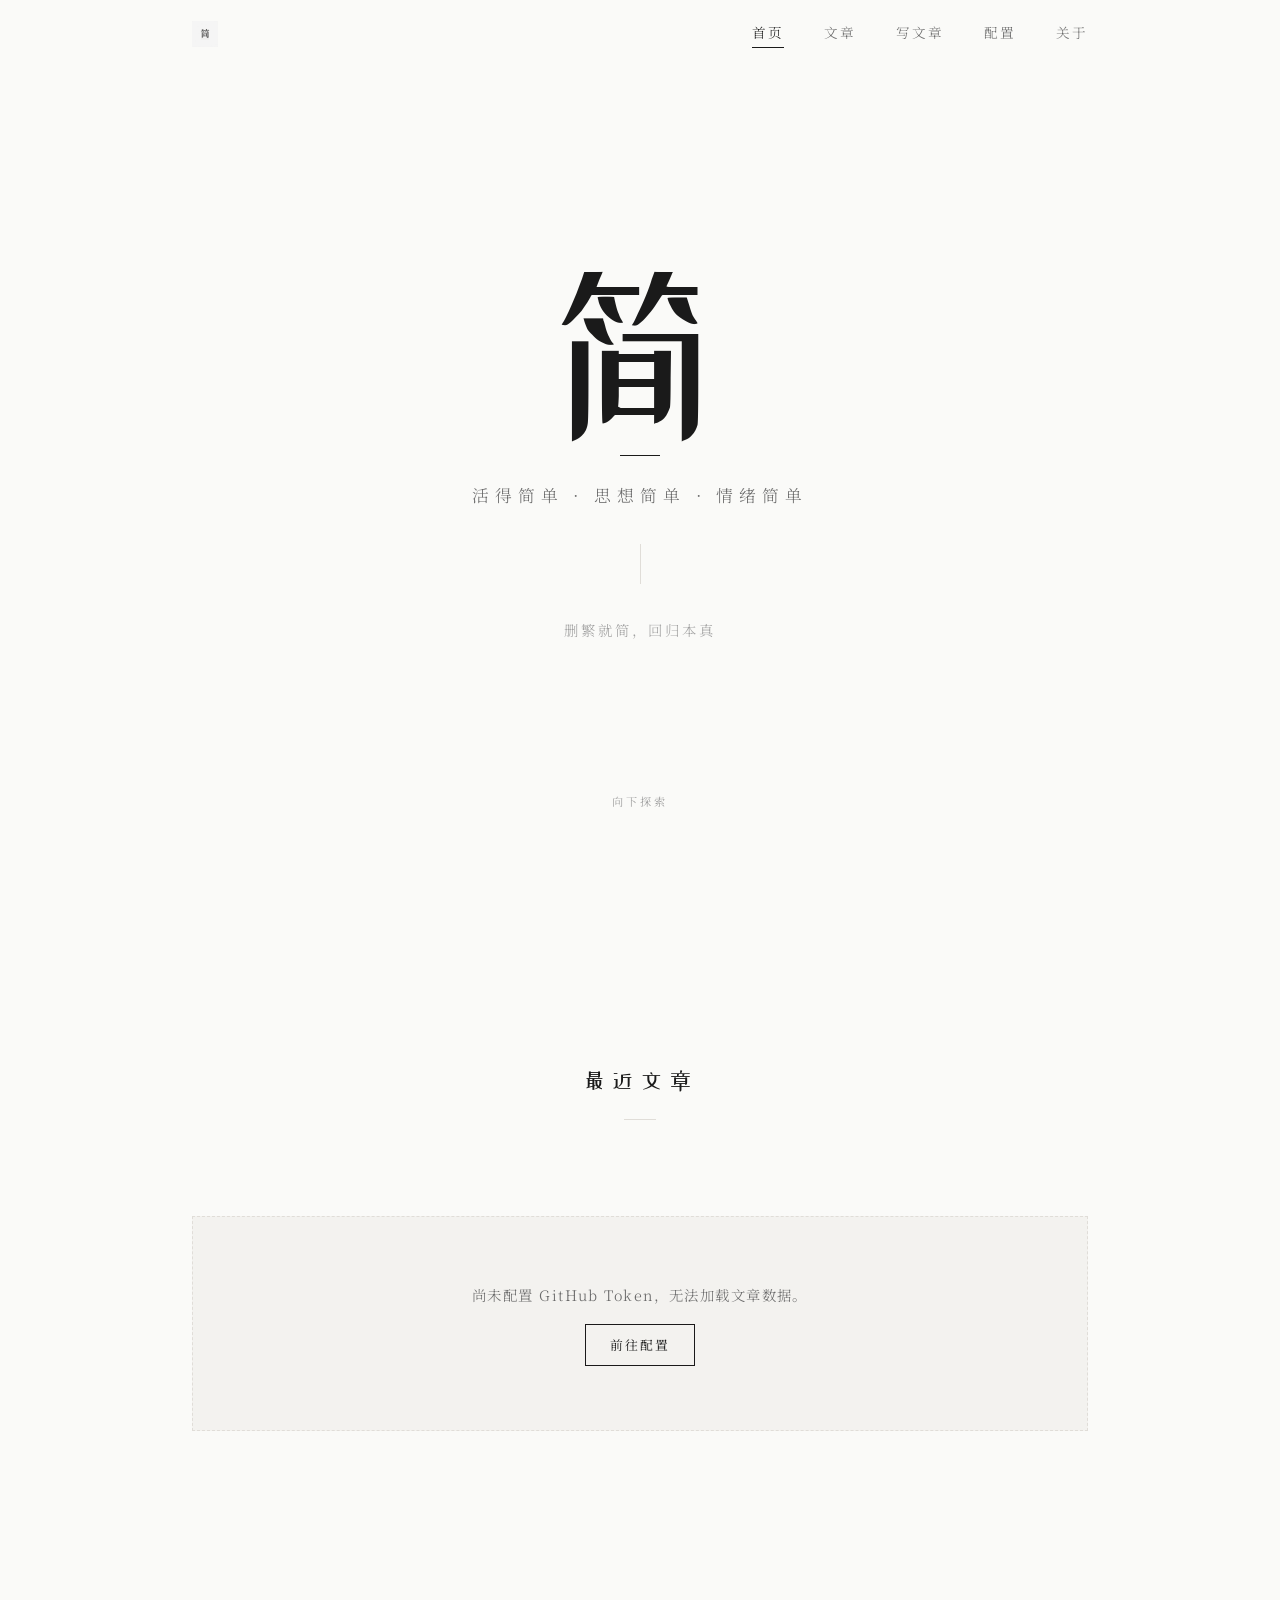
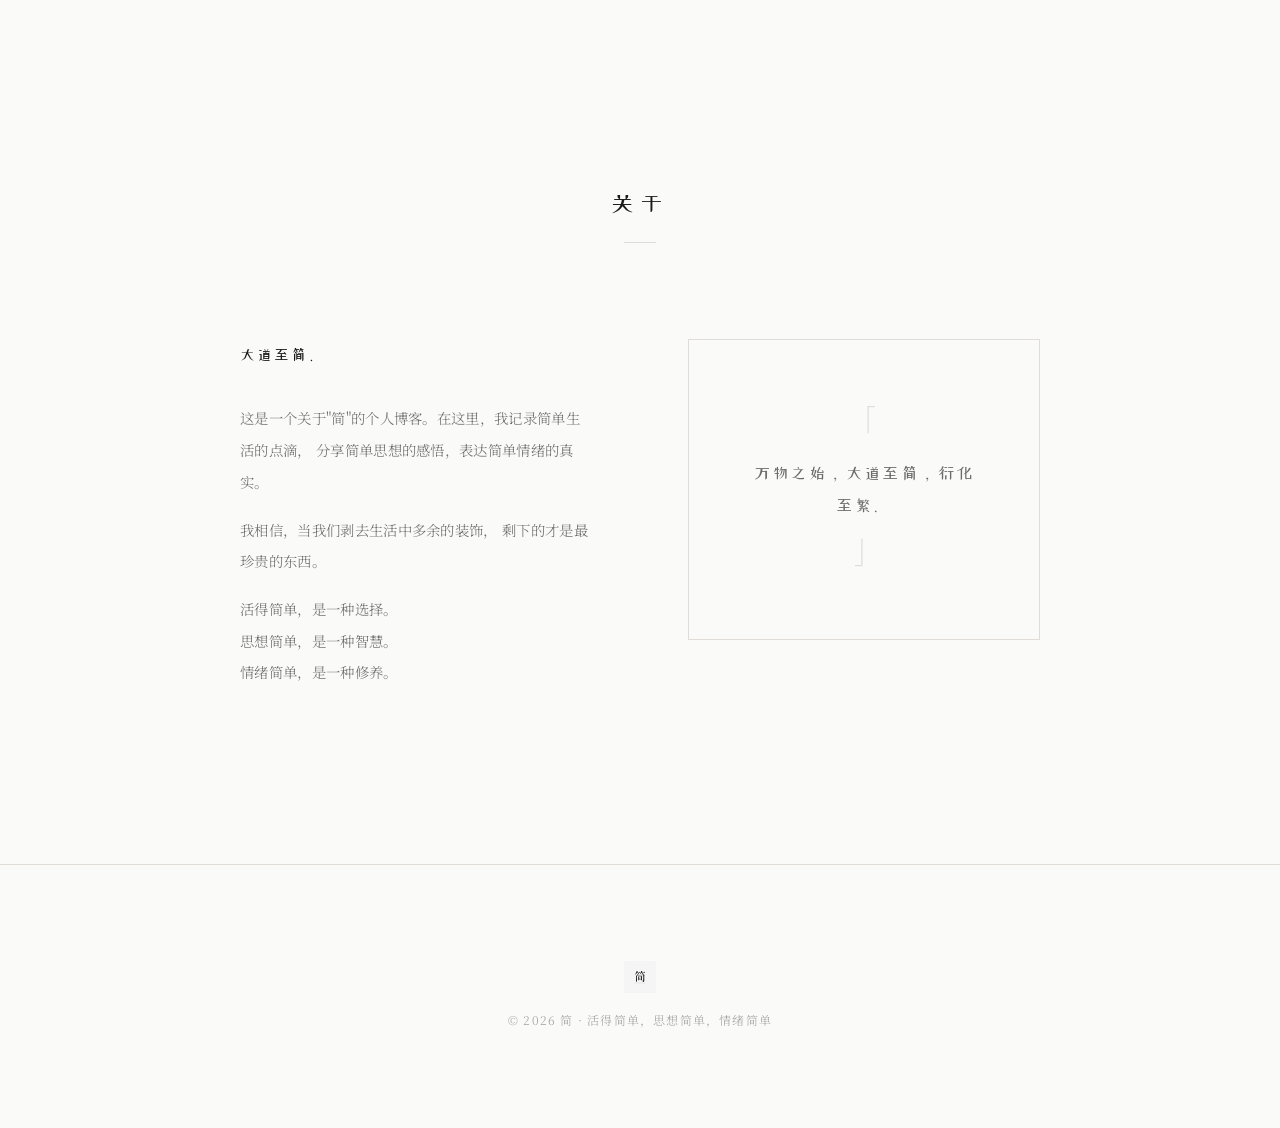
<file: index.html>
<!DOCTYPE html>
<html lang="zh-CN">
<head>
  <meta charset="UTF-8">
  <meta name="viewport" content="width=device-width, initial-scale=1.0">
  <title>简 — 活得简单，思想简单，情绪简单</title>
  <link rel="icon" type="image/jpeg" href="assets/logo.jpg">
  <link rel="stylesheet" href="css/style.css">
  <link rel="preconnect" href="https://fonts.googleapis.com">
  <link rel="preconnect" href="https://fonts.gstatic.com" crossorigin>
  <link href="https://fonts.googleapis.com/css2?family=Noto+Serif+SC:wght@200;300;400;600;700&family=ZCOOL+XiaoWei&display=swap" rel="stylesheet">
</head>
<body>

  <!-- 导航栏 -->
  <nav class="nav" id="nav">
    <div class="nav-inner">
      <a href="index.html" class="nav-logo"><img src="assets/logo.jpg" alt="简" class="nav-logo-img"></a>
      <div class="nav-links">
        <a href="index.html" class="nav-link active" data-page="home">首页</a>
        <a href="post.html" class="nav-link" data-page="post">文章</a>
        <a href="write.html" class="nav-link" data-page="write">写文章</a>
        <a href="config.html" class="nav-link" data-page="config">配置</a>
        <a href="#about" class="nav-link" data-page="about">关于</a>
      </div>
      <button class="nav-menu-btn" id="menuBtn" aria-label="菜单">
        <span></span>
        <span></span>
      </button>
    </div>
  </nav>

  <!-- 移动端菜单 -->
  <div class="mobile-menu" id="mobileMenu">
    <a href="index.html" class="mobile-link active" data-page="home">首页</a>
    <a href="post.html" class="mobile-link" data-page="post">文章</a>
    <a href="write.html" class="mobile-link" data-page="write">写文章</a>
    <a href="config.html" class="mobile-link" data-page="config">配置</a>
    <a href="#about" class="mobile-link" data-page="about">关于</a>
  </div>

  <!-- 主内容 -->
  <main class="main">

    <!-- 首页 Hero -->
    <section class="hero" id="hero">
      <div class="hero-content">
        <h1 class="hero-title">
          <span class="hero-char">简</span>
        </h1>
        <p class="hero-subtitle">活得简单 · 思想简单 · 情绪简单</p>
        <div class="hero-line"></div>
        <p class="hero-desc">删繁就简，回归本真</p>
      </div>
      <div class="hero-scroll">
        <span>向下探索</span>
        <div class="scroll-arrow"></div>
      </div>
    </section>

    <!-- 文章列表（动态加载） -->
    <section class="posts-section" id="posts">
      <div class="section-header">
        <h2 class="section-title">最近文章</h2>
        <div class="section-line"></div>
      </div>
      <!-- Token 未配置提示 -->
      <div class="token-notice" id="tokenNotice" style="display:none;">
        <p>尚未配置 GitHub Token，无法加载文章数据。</p>
        <a href="config.html">前往配置</a>
      </div>
      <!-- API 错误提示 -->
      <div class="posts-error" id="postsError" style="display:none;">
        <p id="errorMessage">加载文章失败，请检查网络连接或 Token 配置。</p>
        <a href="config.html">检查配置</a>
      </div>
      <div class="posts-grid" id="postsGrid">
        <!-- 文章卡片由 JS 动态渲染 -->
      </div>
      <div class="posts-more" id="postsMore" style="display:none;">
        <a href="post.html" class="btn-outline">查看更多文章</a>
      </div>
      <!-- 无文章时的提示 -->
      <div class="posts-empty" id="postsEmpty" style="display:none;">
        <p>还没有文章，<a href="write.html">开始写第一篇</a></p>
      </div>
    </section>

    <!-- 关于 -->
    <section class="about-section" id="about">
      <div class="section-header">
        <h2 class="section-title">关于</h2>
        <div class="section-line"></div>
      </div>
      <div class="about-content">
        <div class="about-text">
          <p class="about-lead">大道至简。</p>
          <p>
            这是一个关于"简"的个人博客。在这里，我记录简单生活的点滴，
            分享简单思想的感悟，表达简单情绪的真实。
          </p>
          <p>
            我相信，当我们剥去生活中多余的装饰，
            剩下的才是最珍贵的东西。
          </p>
          <p>
            活得简单，是一种选择。<br>
            思想简单，是一种智慧。<br>
            情绪简单，是一种修养。
          </p>
        </div>
        <div class="about-motto">
          <span>「</span>
          <p>万物之始，大道至简，衍化至繁。</p>
          <span>」</span>
        </div>
      </div>
    </section>

  </main>

  <!-- 页脚 -->
  <footer class="footer">
    <div class="footer-inner">
      <div class="footer-logo"><img src="assets/logo.jpg" alt="简" class="footer-logo-img"></div>
      <p class="footer-copy">© 2026 简 · 活得简单，思想简单，情绪简单</p>
    </div>
  </footer>

  <script src="js/main.js"></script>
  <script src="js/github-storage.js"></script>
  <script>
    /**
     * 首页文章列表动态渲染
     * 从 GitHub Issues API 读取已发布文章并生成卡片
     * @author 钱卫忠
     */
    (function () {
      'use strict';

      var postsGrid = document.getElementById('postsGrid');
      var postsMore = document.getElementById('postsMore');
      var postsEmpty = document.getElementById('postsEmpty');
      var tokenNotice = document.getElementById('tokenNotice');
      var postsError = document.getElementById('postsError');
      var errorMessage = document.getElementById('errorMessage');

      /**
       * 从 HTML 内容中提取纯文本摘要（前 100 字）
       * @param {string} html - HTML 字符串
       * @returns {string} 纯文本摘要
       */
      function extractExcerpt(html) {
        var div = document.createElement('div');
        div.innerHTML = html;
        var text = div.textContent || div.innerText || '';
        return text.trim().substring(0, 100) + (text.length > 100 ? '……' : '');
      }

      /**
       * HTML 转义
       * @param {string} str - 原始字符串
       * @returns {string} 转义后的字符串
       */
      function escapeHtml(str) {
        var div = document.createElement('div');
        div.appendChild(document.createTextNode(str));
        return div.innerHTML;
      }

      /**
       * 渲染文章列表
       * @param {Array} posts - 文章数组
       */
      function renderPosts(posts) {
        // 清空现有内容
        postsGrid.innerHTML = '';

        if (posts.length === 0) {
          postsEmpty.style.display = 'block';
          postsMore.style.display = 'none';
          return;
        }

        postsEmpty.style.display = 'none';

        // 只显示最近 6 篇
        var displayPosts = posts.slice(0, 6);
        if (posts.length > 6) {
          postsMore.style.display = 'block';
        }

        displayPosts.forEach(function (post) {
          var card = document.createElement('article');
          card.className = 'post-card';
          card.setAttribute('data-category', post.category || '其他');

          var excerpt = post.subtitle || extractExcerpt(post.content || '');

          card.innerHTML =
            '<div class="post-card-inner">' +
              '<time class="post-date">' + (post.date || '') + '</time>' +
              '<h3 class="post-title">' +
                '<a href="post.html?id=' + post.id + '">' + escapeHtml(post.title || '无标题') + '</a>' +
              '</h3>' +
              '<p class="post-excerpt">' + escapeHtml(excerpt) + '</p>' +
              '<div class="post-meta">' +
                '<span class="post-tag">' + escapeHtml(post.category || '其他') + '</span>' +
                '<span class="post-read">· 阅读约 ' + (post.readTime || 1) + ' 分钟</span>' +
              '</div>' +
            '</div>';

          postsGrid.appendChild(card);
        });

        // 重新初始化滚动动画
        initScrollAnimations();
      }

      /**
       * 显示错误信息
       * @param {string} message - 错误消息
       */
      function showError(message) {
        errorMessage.textContent = message || '加载文章失败，请检查网络连接或 Token 配置。';
        postsError.style.display = 'block';
        postsGrid.style.display = 'none';
        postsMore.style.display = 'none';
        postsEmpty.style.display = 'none';
      }

      /**
       * 隐藏所有状态提示
       */
      function hideAllNotices() {
        tokenNotice.style.display = 'none';
        postsError.style.display = 'none';
        postsGrid.style.display = 'grid';
      }

      /**
       * 重新初始化滚动动画（供 main.js 中的逻辑使用）
       */
      function initScrollAnimations() {
        var cards = document.querySelectorAll('.post-card');
        if (!('IntersectionObserver' in window)) {
          cards.forEach(function (card) { card.classList.add('visible'); });
          return;
        }
        var observer = new IntersectionObserver(function (entries) {
          entries.forEach(function (entry) {
            if (entry.isIntersecting) {
              var index = Array.prototype.indexOf.call(cards, entry.target);
              entry.target.style.transitionDelay = (index * 0.1) + 's';
              entry.target.classList.add('visible');
              observer.unobserve(entry.target);
            }
          });
        }, { threshold: 0.1, rootMargin: '0px 0px -50px 0px' });
        cards.forEach(function (card) { observer.observe(card); });
      }

      /**
       * 加载文章列表
       */
      function loadPosts() {
        // 检查 Token 是否配置
        if (!GitHubStorage.isConfigured()) {
          tokenNotice.style.display = 'block';
          postsGrid.style.display = 'none';
          postsMore.style.display = 'none';
          postsEmpty.style.display = 'none';
          return;
        }

        hideAllNotices();

        // 从 GitHub Issues 获取文章
        GitHubStorage.getPosts({ state: 'open' })
          .then(function (issues) {
            // 过滤已发布文章并转换格式
            var posts = issues
              .filter(function (issue) {
                // 检查是否有"已发布"标签
                return issue.labels && issue.labels.some(function (label) {
                  return label.name === '已发布';
                });
              })
              .map(function (issue) {
                return GitHubStorage.issueToPost(issue);
              });

            renderPosts(posts);
          })
          .catch(function (error) {
            console.error('加载文章失败:', error);
            showError('加载文章失败：' + error.message);
          });
      }

      // 页面加载后渲染
      loadPosts();
    })();
  </script>
</body>
</html>
</file>
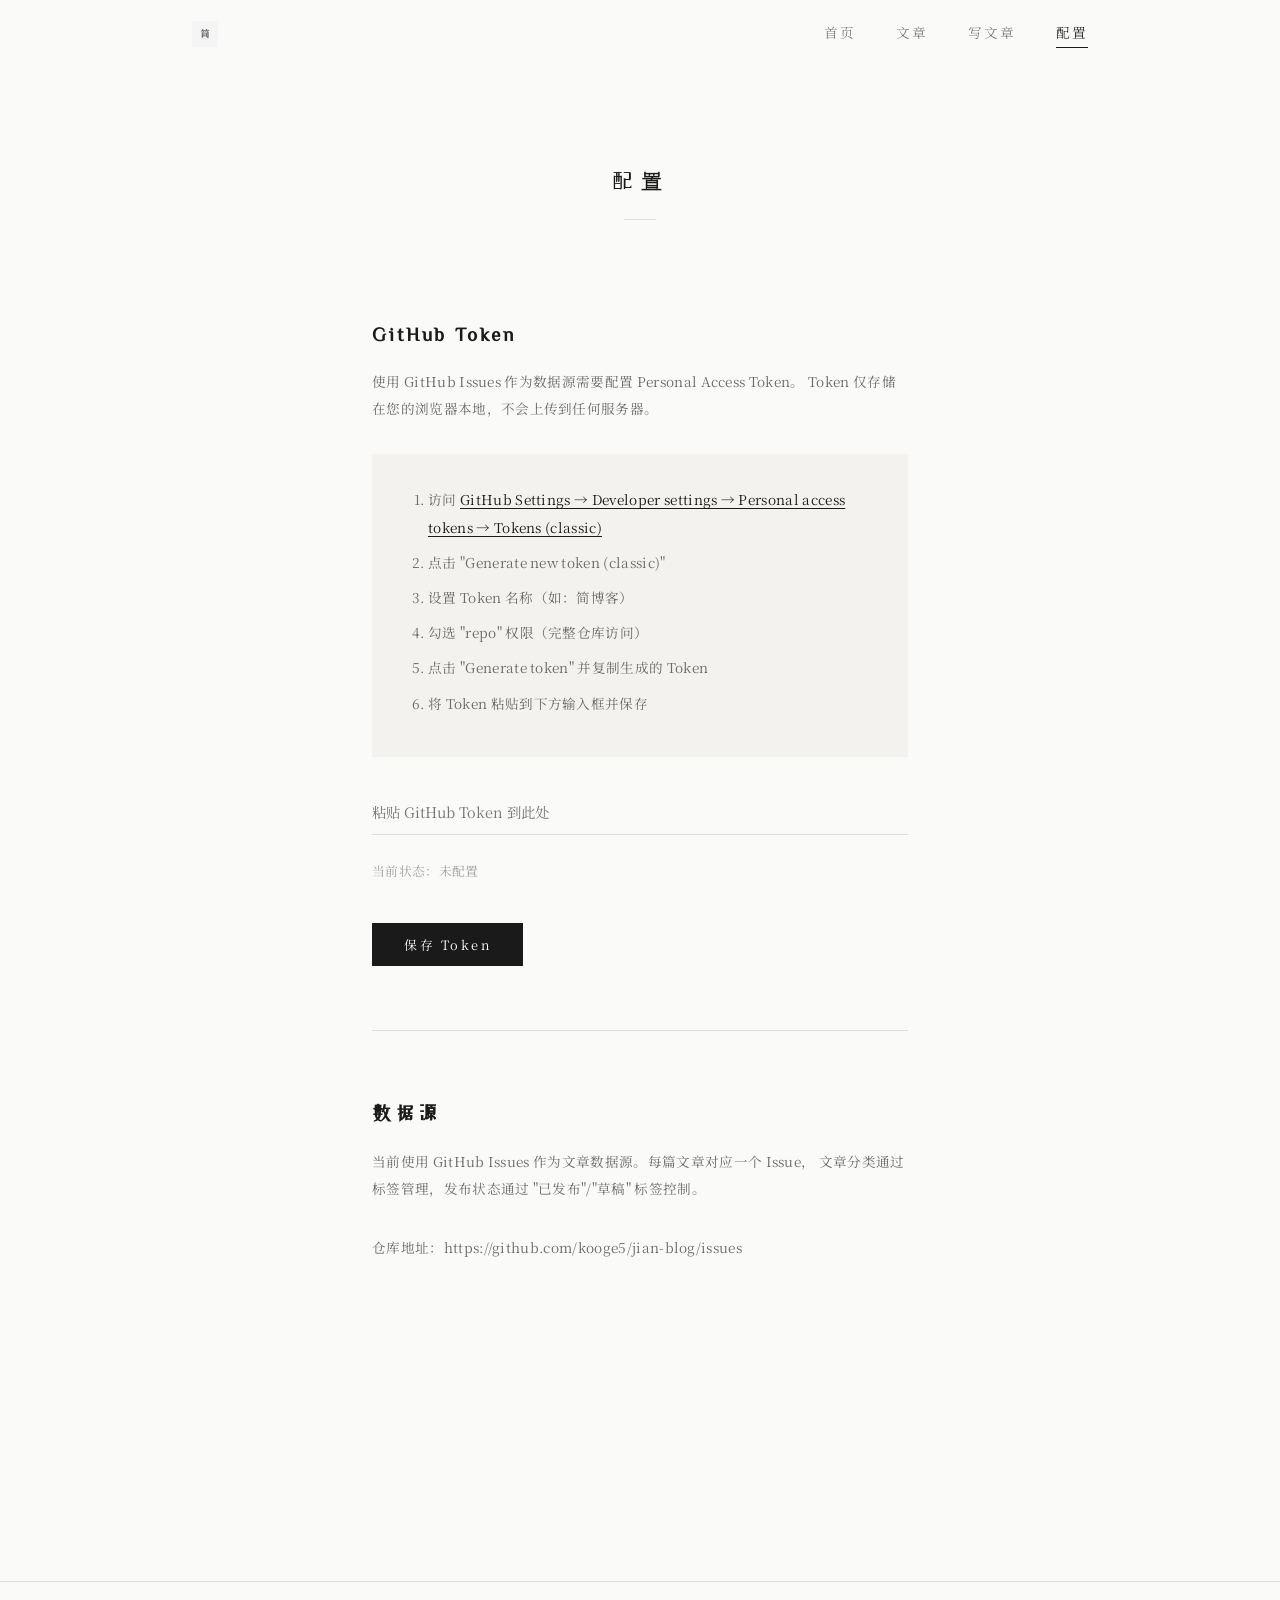
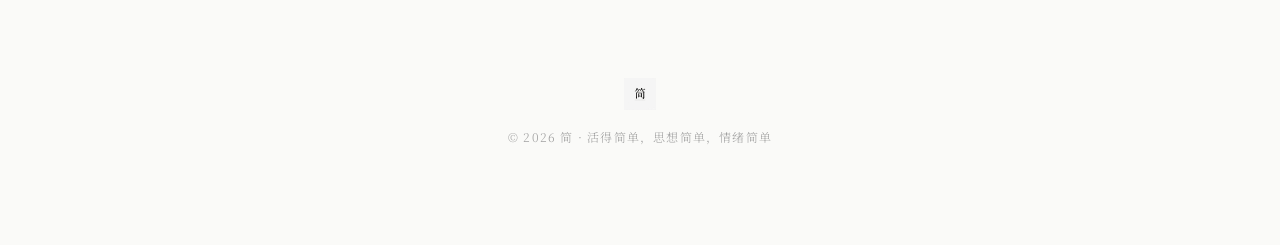
<file: config.html>
<!DOCTYPE html>
<html lang="zh-CN">
<head>
  <meta charset="UTF-8">
  <meta name="viewport" content="width=device-width, initial-scale=1.0">
  <title>配置 — 简</title>
  <link rel="icon" type="image/jpeg" href="assets/logo.jpg">
  <link rel="stylesheet" href="css/style.css">
  <link rel="preconnect" href="https://fonts.googleapis.com">
  <link rel="preconnect" href="https://fonts.gstatic.com" crossorigin>
  <link href="https://fonts.googleapis.com/css2?family=Noto+Serif+SC:wght@200;300;400;600;700&family=ZCOOL+XiaoWei&display=swap" rel="stylesheet">
  <style>
    .config-page {
      max-width: 600px;
      margin: 0 auto;
      padding: calc(var(--space-2xl) + 4rem) var(--space-lg) var(--space-3xl);
    }
    .config-section {
      margin-bottom: var(--space-xl);
      padding-bottom: var(--space-xl);
      border-bottom: 1px solid var(--color-border);
    }
    .config-section:last-child {
      border-bottom: none;
    }
    .config-title {
      font-family: var(--font-display);
      font-size: 1.2rem;
      letter-spacing: 0.15em;
      margin-bottom: var(--space-md);
    }
    .config-desc {
      font-size: 0.85rem;
      color: var(--color-text-sub);
      line-height: 2;
      margin-bottom: var(--space-lg);
    }
    .config-input {
      width: 100%;
      padding: 0.75rem 0;
      border: none;
      border-bottom: 1px solid var(--color-border);
      background: transparent;
      font-family: var(--font-body);
      font-size: 0.9rem;
      outline: none;
      transition: border-color var(--duration) var(--ease-out);
    }
    .config-input:focus {
      border-bottom-color: var(--color-text);
    }
    .config-status {
      margin-top: var(--space-md);
      padding: var(--space-sm) 0;
      font-size: 0.8rem;
      color: var(--color-text-light);
    }
    .config-status.success {
      color: #43A047;
    }
    .config-status.error {
      color: #c0392b;
    }
    .config-actions {
      display: flex;
      gap: var(--space-md);
      margin-top: var(--space-lg);
    }
    .btn-primary {
      padding: 0.75rem 2rem;
      background: var(--color-text);
      color: var(--color-bg);
      border: none;
      font-family: var(--font-body);
      font-size: 0.8rem;
      letter-spacing: 0.2em;
      cursor: pointer;
      transition: opacity var(--duration) var(--ease-out);
    }
    .btn-primary:hover {
      opacity: 0.8;
    }
    .btn-secondary {
      padding: 0.75rem 2rem;
      background: transparent;
      color: var(--color-text-sub);
      border: 1px solid var(--color-border);
      font-family: var(--font-body);
      font-size: 0.8rem;
      letter-spacing: 0.2em;
      cursor: pointer;
      transition: all var(--duration) var(--ease-out);
    }
    .btn-secondary:hover {
      border-color: var(--color-text);
      color: var(--color-text);
    }
    .steps {
      background: var(--color-bg-alt);
      padding: var(--space-lg);
      margin: var(--space-lg) 0;
    }
    .steps ol {
      margin: 0;
      padding-left: 1.5rem;
      font-size: 0.85rem;
      line-height: 2;
      color: var(--color-text-sub);
    }
    .steps li {
      margin-bottom: var(--space-sm);
    }
    .steps a {
      color: var(--color-text);
      text-decoration: underline;
      text-underline-offset: 3px;
    }
  </style>
</head>
<body>

  <!-- 导航栏 -->
  <nav class="nav scrolled" id="nav">
    <div class="nav-inner">
      <a href="index.html" class="nav-logo"><img src="assets/logo.jpg" alt="简" class="nav-logo-img"></a>
      <div class="nav-links">
        <a href="index.html" class="nav-link" data-page="home">首页</a>
        <a href="post.html" class="nav-link" data-page="post">文章</a>
        <a href="write.html" class="nav-link" data-page="write">写文章</a>
        <a href="config.html" class="nav-link active" data-page="config">配置</a>
      </div>
      <button class="nav-menu-btn" id="menuBtn" aria-label="菜单">
        <span></span>
        <span></span>
      </button>
    </div>
  </nav>

  <!-- 移动端菜单 -->
  <div class="mobile-menu" id="mobileMenu">
    <a href="index.html" class="mobile-link" data-page="home">首页</a>
    <a href="post.html" class="mobile-link" data-page="post">文章</a>
    <a href="write.html" class="mobile-link" data-page="write">写文章</a>
    <a href="config.html" class="mobile-link active" data-page="config">配置</a>
  </div>

  <!-- 主内容 -->
  <main class="main">
    <div class="config-page">

      <header class="section-header" style="margin-bottom: var(--space-2xl);">
        <h1 class="section-title">配置</h1>
        <div class="section-line"></div>
      </header>

      <!-- GitHub Token 配置 -->
      <section class="config-section">
        <h2 class="config-title">GitHub Token</h2>
        <p class="config-desc">
          使用 GitHub Issues 作为数据源需要配置 Personal Access Token。
          Token 仅存储在您的浏览器本地，不会上传到任何服务器。
        </p>

        <div class="steps">
          <ol>
            <li>访问 <a href="https://github.com/settings/tokens" target="_blank">GitHub Settings → Developer settings → Personal access tokens → Tokens (classic)</a></li>
            <li>点击 "Generate new token (classic)"</li>
            <li>设置 Token 名称（如：简博客）</li>
            <li>勾选 "repo" 权限（完整仓库访问）</li>
            <li>点击 "Generate token" 并复制生成的 Token</li>
            <li>将 Token 粘贴到下方输入框并保存</li>
          </ol>
        </div>

        <input
          type="password"
          class="config-input"
          id="tokenInput"
          placeholder="粘贴 GitHub Token 到此处"
          autocomplete="off"
        >

        <div class="config-status" id="tokenStatus">
          当前状态：未配置
        </div>

        <div class="config-actions">
          <button class="btn-primary" id="saveTokenBtn">保存 Token</button>
          <button class="btn-secondary" id="clearTokenBtn" style="display:none;">清除 Token</button>
        </div>
      </section>

      <!-- 数据源说明 -->
      <section class="config-section">
        <h2 class="config-title">数据源</h2>
        <p class="config-desc">
          当前使用 GitHub Issues 作为文章数据源。每篇文章对应一个 Issue，
          文章分类通过标签管理，发布状态通过 "已发布"/"草稿" 标签控制。
        </p>
        <p class="config-desc">
          仓库地址：<a href="https://github.com/kooge5/jian-blog/issues" target="_blank">https://github.com/kooge5/jian-blog/issues</a>
        </p>
      </section>

    </div>
  </main>

  <!-- 页脚 -->
  <footer class="footer">
    <div class="footer-inner">
      <div class="footer-logo"><img src="assets/logo.jpg" alt="简" class="footer-logo-img"></div>
      <p class="footer-copy">© 2026 简 · 活得简单，思想简单，情绪简单</p>
    </div>
  </footer>

  <script src="js/main.js"></script>
  <script src="js/github-storage.js"></script>
  <script>
    (function () {
      'use strict';

      var tokenInput = document.getElementById('tokenInput');
      var tokenStatus = document.getElementById('tokenStatus');
      var saveTokenBtn = document.getElementById('saveTokenBtn');
      var clearTokenBtn = document.getElementById('clearTokenBtn');

      // 初始化状态显示
      function updateStatus() {
        if (GitHubStorage.isConfigured()) {
          tokenStatus.textContent = '当前状态：已配置 ✓';
          tokenStatus.className = 'config-status success';
          clearTokenBtn.style.display = 'inline-block';
          tokenInput.placeholder = 'Token 已保存（出于安全考虑不显示）';
          tokenInput.value = '';
        } else {
          tokenStatus.textContent = '当前状态：未配置';
          tokenStatus.className = 'config-status';
          clearTokenBtn.style.display = 'none';
          tokenInput.placeholder = '粘贴 GitHub Token 到此处';
        }
      }

      // 保存 Token
      saveTokenBtn.addEventListener('click', function () {
        var token = tokenInput.value.trim();
        if (!token) {
          tokenStatus.textContent = '请输入 Token';
          tokenStatus.className = 'config-status error';
          return;
        }

        // 简单验证 Token 格式
        if (!token.match(/^ghp_[a-zA-Z0-9]{36}$/)) {
          tokenStatus.textContent = 'Token 格式不正确，请以 ghp_ 开头';
          tokenStatus.className = 'config-status error';
          return;
        }

        GitHubStorage.setToken(token);
        updateStatus();
        tokenStatus.textContent = 'Token 保存成功！';
        tokenStatus.className = 'config-status success';
      });

      // 清除 Token
      clearTokenBtn.addEventListener('click', function () {
        if (confirm('确定要清除已保存的 Token 吗？')) {
          GitHubStorage.clearToken();
          updateStatus();
        }
      });

      // 初始化
      updateStatus();
    })();
  </script>
</body>
</html>
</file>
<file: css/style.css>
/* ============================================
   简 — 博客样式表
   主题：黑白素雅 · 禅意极简
   作者：钱卫忠
   ============================================ */

/* ---------- CSS 变量 ---------- */
:root {
  /* 色彩 */
  --color-bg:       #fafaf8;
  --color-bg-alt:   #f3f2ef;
  --color-text:     #1a1a1a;
  --color-text-sub: #6b6b6b;
  --color-text-light: #a0a0a0;
  --color-border:   #e0ddd8;
  --color-accent:   #1a1a1a;
  --color-white:    #ffffff;
  --color-tag-bg:   #f0eeea;

  /* 字体 */
  --font-display: 'ZCOOL XiaoWei', 'Noto Serif SC', serif;
  --font-body:    'Noto Serif SC', 'Georgia', serif;
  --font-mono:    'Courier New', monospace;

  /* 间距 */
  --space-xs:  0.25rem;
  --space-sm:  0.5rem;
  --space-md:  1rem;
  --space-lg:  2rem;
  --space-xl:  4rem;
  --space-2xl: 6rem;
  --space-3xl: 10rem;

  /* 动画 */
  --ease-out: cubic-bezier(0.22, 1, 0.36, 1);
  --duration: 0.6s;
}

/* ---------- 基础重置 ---------- */
*,
*::before,
*::after {
  margin: 0;
  padding: 0;
  box-sizing: border-box;
}

html {
  font-size: 16px;
  scroll-behavior: smooth;
  -webkit-font-smoothing: antialiased;
  -moz-osx-font-smoothing: grayscale;
}

body {
  font-family: var(--font-body);
  color: var(--color-text);
  background-color: var(--color-bg);
  line-height: 1.9;
  letter-spacing: 0.02em;
  overflow-x: hidden;
}

a {
  color: inherit;
  text-decoration: none;
  transition: opacity var(--duration) var(--ease-out);
}

a:hover {
  opacity: 0.6;
}

img {
  max-width: 100%;
  display: block;
}

/* ---------- 导航栏 ---------- */
.nav {
  position: fixed;
  top: 0;
  left: 0;
  right: 0;
  z-index: 100;
  background: rgba(250, 250, 248, 0.92);
  backdrop-filter: blur(12px);
  -webkit-backdrop-filter: blur(12px);
  border-bottom: 1px solid transparent;
  transition: border-color 0.4s ease, background 0.4s ease;
}

.nav.scrolled {
  border-bottom-color: var(--color-border);
}

.nav-inner {
  max-width: 960px;
  margin: 0 auto;
  padding: 1.25rem 2rem;
  display: flex;
  align-items: center;
  justify-content: space-between;
}

.nav-logo {
  transition: opacity var(--duration) var(--ease-out);
}

.nav-logo:hover {
  opacity: 0.5;
}

.nav-logo-img {
  height: 1.6rem;
  width: auto;
  display: block;
  object-fit: contain;
}

.nav-links {
  display: flex;
  gap: 2.5rem;
}

.nav-link {
  font-size: 0.85rem;
  font-weight: 300;
  letter-spacing: 0.15em;
  color: var(--color-text-sub);
  position: relative;
  padding-bottom: 2px;
  transition: color var(--duration) var(--ease-out);
}

.nav-link::after {
  content: '';
  position: absolute;
  bottom: 0;
  left: 0;
  width: 0;
  height: 1px;
  background: var(--color-text);
  transition: width var(--duration) var(--ease-out);
}

.nav-link:hover,
.nav-link.active {
  color: var(--color-text);
  opacity: 1;
}

.nav-link:hover::after,
.nav-link.active::after {
  width: 100%;
}

/* 移动端菜单按钮 */
.nav-menu-btn {
  display: none;
  flex-direction: column;
  gap: 6px;
  background: none;
  border: none;
  cursor: pointer;
  padding: 4px;
}

.nav-menu-btn span {
  display: block;
  width: 22px;
  height: 1.5px;
  background: var(--color-text);
  transition: transform var(--duration) var(--ease-out), opacity 0.3s ease;
}

.nav-menu-btn.open span:first-child {
  transform: translateY(3.75px) rotate(45deg);
}

.nav-menu-btn.open span:last-child {
  transform: translateY(-3.75px) rotate(-45deg);
}

/* 移动端菜单 */
.mobile-menu {
  display: none;
  position: fixed;
  top: 0;
  left: 0;
  right: 0;
  bottom: 0;
  z-index: 99;
  background: var(--color-bg);
  flex-direction: column;
  align-items: center;
  justify-content: center;
  gap: 2.5rem;
  opacity: 0;
  pointer-events: none;
  transition: opacity var(--duration) var(--ease-out);
}

.mobile-menu.open {
  opacity: 1;
  pointer-events: all;
}

.mobile-link {
  font-family: var(--font-display);
  font-size: 1.5rem;
  letter-spacing: 0.2em;
  color: var(--color-text-sub);
  transition: color var(--duration) var(--ease-out);
}

.mobile-link:hover,
.mobile-link.active {
  color: var(--color-text);
  opacity: 1;
}

/* ---------- Hero 区域 ---------- */
.hero {
  min-height: 100vh;
  display: flex;
  flex-direction: column;
  align-items: center;
  justify-content: center;
  text-align: center;
  padding: var(--space-2xl) var(--space-lg);
  position: relative;
}

.hero-content {
  animation: fadeInUp 1.2s var(--ease-out) both;
}

.hero-title {
  margin-bottom: var(--space-lg);
}

.hero-char {
  font-family: var(--font-display);
  font-size: clamp(5rem, 15vw, 12rem);
  font-weight: 400;
  line-height: 1;
  letter-spacing: 0.1em;
  display: inline-block;
  position: relative;
  color: var(--color-text);
}

/* 汉字底部的装饰横线 */
.hero-char::after {
  content: '';
  position: absolute;
  bottom: -8px;
  left: 50%;
  transform: translateX(-50%);
  width: 40px;
  height: 1.5px;
  background: var(--color-text);
}

.hero-subtitle {
  font-size: clamp(0.85rem, 2vw, 1.05rem);
  font-weight: 300;
  letter-spacing: 0.35em;
  color: var(--color-text-sub);
  margin-bottom: var(--space-lg);
}

.hero-line {
  width: 1px;
  height: 40px;
  background: var(--color-border);
  margin: 0 auto var(--space-lg);
}

.hero-desc {
  font-size: 0.9rem;
  font-weight: 300;
  letter-spacing: 0.2em;
  color: var(--color-text-light);
}

.hero-scroll {
  position: absolute;
  bottom: 3rem;
  display: flex;
  flex-direction: column;
  align-items: center;
  gap: var(--space-sm);
  animation: fadeInUp 1.2s var(--ease-out) 0.4s both;
}

.hero-scroll span {
  font-size: 0.7rem;
  letter-spacing: 0.25em;
  color: var(--color-text-light);
}

.scroll-arrow {
  width: 1px;
  height: 32px;
  position: relative;
  overflow: hidden;
}

.scroll-arrow::after {
  content: '';
  position: absolute;
  top: -100%;
  left: 0;
  width: 1px;
  height: 100%;
  background: var(--color-text-light);
  animation: scrollDown 2s ease-in-out infinite;
}

/* ---------- 通用 Section ---------- */
.section-header {
  text-align: center;
  margin-bottom: var(--space-2xl);
}

.section-title {
  font-family: var(--font-display);
  font-size: 1.4rem;
  font-weight: 400;
  letter-spacing: 0.25em;
  margin-bottom: var(--space-md);
}

.section-line {
  width: 32px;
  height: 1px;
  background: var(--color-border);
  margin: 0 auto;
}

/* ---------- 文章列表 ---------- */
.posts-section {
  max-width: 960px;
  margin: 0 auto;
  padding: var(--space-3xl) var(--space-lg);
}

.posts-grid {
  display: grid;
  grid-template-columns: 1fr;
  gap: 0;
}

.post-card {
  border-top: 1px solid var(--color-border);
  opacity: 0;
  transform: translateY(20px);
  transition: opacity var(--duration) var(--ease-out),
              transform var(--duration) var(--ease-out);
}

.post-card.visible {
  opacity: 1;
  transform: translateY(0);
}

.post-card:last-child {
  border-bottom: 1px solid var(--color-border);
}

.post-card-inner {
  padding: var(--space-xl) 0;
  max-width: 680px;
  transition: padding-left var(--duration) var(--ease-out);
}

.post-card:hover .post-card-inner {
  padding-left: var(--space-md);
}

.post-date {
  display: block;
  font-size: 0.75rem;
  font-weight: 300;
  letter-spacing: 0.15em;
  color: var(--color-text-light);
  margin-bottom: var(--space-sm);
}

.post-title {
  font-family: var(--font-display);
  font-size: 1.25rem;
  font-weight: 400;
  letter-spacing: 0.08em;
  line-height: 1.5;
  margin-bottom: var(--space-md);
}

.post-title a {
  transition: opacity var(--duration) var(--ease-out);
}

.post-excerpt {
  font-size: 0.9rem;
  font-weight: 300;
  color: var(--color-text-sub);
  line-height: 2;
  margin-bottom: var(--space-md);
  /* 限制两行 */
  display: -webkit-box;
  -webkit-line-clamp: 2;
  -webkit-box-orient: vertical;
  overflow: hidden;
}

.post-meta {
  display: flex;
  align-items: center;
  gap: var(--space-sm);
  font-size: 0.75rem;
  color: var(--color-text-light);
  letter-spacing: 0.1em;
}

.post-tag {
  display: inline-block;
  padding: 2px 10px;
  background: var(--color-tag-bg);
  border-radius: 2px;
  font-size: 0.7rem;
  letter-spacing: 0.15em;
}

.posts-more {
  text-align: center;
  margin-top: var(--space-2xl);
}

.btn-outline {
  display: inline-block;
  padding: 0.75rem 2.5rem;
  border: 1px solid var(--color-border);
  font-family: var(--font-body);
  font-size: 0.8rem;
  letter-spacing: 0.2em;
  color: var(--color-text-sub);
  transition: all var(--duration) var(--ease-out);
}

.btn-outline:hover {
  border-color: var(--color-text);
  color: var(--color-text);
  opacity: 1;
}

/* ---------- 关于区域 ---------- */
.about-section {
  max-width: 960px;
  margin: 0 auto;
  padding: var(--space-3xl) var(--space-lg);
}

.about-content {
  display: grid;
  grid-template-columns: 1fr 1fr;
  gap: var(--space-2xl);
  align-items: start;
  max-width: 800px;
  margin: 0 auto;
}

.about-text p {
  font-size: 0.9rem;
  font-weight: 300;
  color: var(--color-text-sub);
  line-height: 2.2;
  margin-bottom: var(--space-md);
}

.about-lead {
  font-family: var(--font-display);
  font-size: 1.3rem;
  color: var(--color-text) !important;
  letter-spacing: 0.15em;
  margin-bottom: var(--space-lg) !important;
}

.about-motto {
  text-align: center;
  padding: var(--space-xl);
  border: 1px solid var(--color-border);
  position: relative;
}

.about-motto span {
  font-family: var(--font-display);
  font-size: 2rem;
  color: var(--color-border);
  line-height: 1;
}

.about-motto p {
  font-family: var(--font-display);
  font-size: 1rem;
  letter-spacing: 0.15em;
  color: var(--color-text-sub) !important;
  margin: var(--space-md) 0 !important;
  line-height: 2;
}

/* ---------- 页脚 ---------- */
.footer {
  border-top: 1px solid var(--color-border);
  padding: var(--space-2xl) var(--space-lg);
  text-align: center;
}

.footer-inner {
  max-width: 960px;
  margin: 0 auto;
}

.footer-logo {
  margin-bottom: var(--space-md);
}

.footer-logo-img {
  height: 2rem;
  width: auto;
  display: block;
  margin: 0 auto;
  object-fit: contain;
}

.footer-copy {
  font-size: 0.75rem;
  font-weight: 300;
  letter-spacing: 0.1em;
  color: var(--color-text-light);
}

/* ---------- 文章详情页 ---------- */
.post-page {
  max-width: 720px;
  margin: 0 auto;
  padding: calc(var(--space-2xl) + 4rem) var(--space-lg) var(--space-3xl);
}

.post-page-header {
  margin-bottom: var(--space-2xl);
  padding-bottom: var(--space-xl);
  border-bottom: 1px solid var(--color-border);
}

.post-page-meta {
  font-size: 0.75rem;
  font-weight: 300;
  letter-spacing: 0.15em;
  color: var(--color-text-light);
  margin-bottom: var(--space-lg);
}

.post-page-title {
  font-family: var(--font-display);
  font-size: clamp(1.5rem, 4vw, 2.2rem);
  font-weight: 400;
  letter-spacing: 0.08em;
  line-height: 1.5;
  margin-bottom: var(--space-md);
}

.post-page-subtitle {
  font-size: 0.95rem;
  font-weight: 300;
  color: var(--color-text-sub);
  letter-spacing: 0.1em;
}

/* 文章正文排版 */
.post-body {
  font-size: 0.95rem;
  font-weight: 300;
  color: var(--color-text);
  line-height: 2.2;
}

.post-body p {
  margin-bottom: var(--space-lg);
  text-indent: 2em;
}

.post-body h2 {
  font-family: var(--font-display);
  font-size: 1.3rem;
  font-weight: 400;
  letter-spacing: 0.15em;
  margin: var(--space-2xl) 0 var(--space-lg);
  text-indent: 0;
}

.post-body h3 {
  font-family: var(--font-display);
  font-size: 1.1rem;
  font-weight: 400;
  letter-spacing: 0.1em;
  margin: var(--space-xl) 0 var(--space-md);
  text-indent: 0;
}

.post-body blockquote {
  border-left: 1px solid var(--color-border);
  padding-left: var(--space-lg);
  margin: var(--space-xl) 0;
  color: var(--color-text-sub);
  font-style: normal;
}

.post-body blockquote p {
  text-indent: 0;
}

.post-body hr {
  border: none;
  height: 1px;
  background: var(--color-border);
  margin: var(--space-2xl) 0;
}

.post-body ul,
.post-body ol {
  margin: var(--space-md) 0 var(--space-lg) 2em;
}

.post-body li {
  margin-bottom: var(--space-sm);
}

/* 文章底部导航 */
.post-nav {
  display: flex;
  justify-content: space-between;
  align-items: center;
  margin-top: var(--space-3xl);
  padding-top: var(--space-xl);
  border-top: 1px solid var(--color-border);
}

.post-nav a {
  font-size: 0.8rem;
  letter-spacing: 0.1em;
  color: var(--color-text-sub);
}

.post-nav a:hover {
  color: var(--color-text);
  opacity: 1;
}

/* 文章封面图 */
.post-cover {
  margin-bottom: var(--space-xl);
  max-width: 100%;
}

.post-cover img {
  width: 100%;
  max-height: 400px;
  object-fit: cover;
  border: 1px solid var(--color-border);
}

/* 文章附件区 */
.post-attachments {
  margin-top: var(--space-2xl);
  padding-top: var(--space-lg);
  border-top: 1px solid var(--color-border);
}

.post-attachments-title {
  font-family: var(--font-display);
  font-size: 1rem;
  font-weight: 400;
  letter-spacing: 0.15em;
  margin-bottom: var(--space-md);
  color: var(--color-text-sub);
}

.post-attachments-list {
  list-style: none;
}

.post-attachment-item {
  padding: var(--space-sm) 0;
  border-bottom: 1px dashed var(--color-border);
}

.post-attachment-item:last-child {
  border-bottom: none;
}

.post-attachment-link {
  display: flex;
  align-items: center;
  gap: var(--space-md);
  font-size: 0.85rem;
  color: var(--color-text-sub);
  transition: color var(--duration) var(--ease-out);
}

.post-attachment-link:hover {
  color: var(--color-text);
  opacity: 1;
}

.post-attachment-name {
  flex: 1;
}

.post-attachment-size {
  font-size: 0.75rem;
  color: var(--color-text-light);
  letter-spacing: 0.05em;
}

/* 文章操作按钮 */
.post-actions {
  display: flex;
  gap: var(--space-md);
  margin-top: var(--space-2xl);
  padding-top: var(--space-xl);
  border-top: 1px solid var(--color-border);
}

.post-actions .btn-outline {
  font-size: 0.75rem;
  padding: 0.5rem 1.5rem;
}

.btn-delete {
  color: var(--color-text-light) !important;
  border-color: var(--color-border) !important;
}

.btn-delete:hover {
  color: #c0392b !important;
  border-color: #c0392b !important;
  opacity: 1 !important;
}

/* 空状态提示 */
.posts-empty {
  text-align: center;
  padding: var(--space-3xl) 0;
}

.posts-empty p {
  font-size: 0.9rem;
  font-weight: 300;
  color: var(--color-text-light);
  letter-spacing: 0.1em;
}

.posts-empty a {
  color: var(--color-text-sub);
  text-decoration: underline;
  text-underline-offset: 3px;
}

.posts-empty a:hover {
  color: var(--color-text);
  opacity: 1;
}

/* API 错误提示 */
.posts-error {
  text-align: center;
  padding: var(--space-2xl) var(--space-lg);
  margin: var(--space-xl) 0;
  border: 1px solid var(--color-border);
  background: var(--color-bg-alt);
}

.posts-error p {
  font-size: 0.9rem;
  font-weight: 300;
  color: var(--color-text-sub);
  letter-spacing: 0.1em;
  margin-bottom: var(--space-md);
}

.posts-error a {
  display: inline-block;
  padding: 0.5rem 1.5rem;
  border: 1px solid var(--color-border);
  font-size: 0.8rem;
  letter-spacing: 0.15em;
  color: var(--color-text-sub);
  transition: all var(--duration) var(--ease-out);
}

.posts-error a:hover {
  border-color: var(--color-text);
  color: var(--color-text);
  opacity: 1;
}

/* Token 未配置提示 */
.token-notice {
  text-align: center;
  padding: var(--space-xl) var(--space-lg);
  margin: var(--space-lg) 0;
  border: 1px dashed var(--color-border);
  background: var(--color-bg-alt);
}

.token-notice p {
  font-size: 0.9rem;
  font-weight: 300;
  color: var(--color-text-sub);
  letter-spacing: 0.1em;
  margin-bottom: var(--space-md);
}

.token-notice a {
  display: inline-block;
  padding: 0.5rem 1.5rem;
  border: 1px solid var(--color-text);
  font-size: 0.8rem;
  letter-spacing: 0.15em;
  color: var(--color-text);
  background: transparent;
  transition: all var(--duration) var(--ease-out);
}

.token-notice a:hover {
  background: var(--color-text);
  color: var(--color-bg);
  opacity: 1;
}

/* 编辑器页面的 Token 提示 */
.editor-token-notice {
  max-width: 600px;
  margin: var(--space-xl) auto;
}

/* ---------- 动画关键帧 ---------- */
@keyframes fadeInUp {
  from {
    opacity: 0;
    transform: translateY(30px);
  }
  to {
    opacity: 1;
    transform: translateY(0);
  }
}

@keyframes scrollDown {
  0% {
    top: -100%;
  }
  50% {
    top: 0;
  }
  100% {
    top: 100%;
  }
}

/* ---------- 响应式 ---------- */
@media (max-width: 768px) {
  .nav-links {
    display: none;
  }

  .nav-menu-btn {
    display: flex;
  }

  .mobile-menu {
    display: flex;
  }

  .hero {
    min-height: 90vh;
    padding: var(--space-2xl) var(--space-md);
  }

  .hero-char {
    font-size: clamp(4rem, 20vw, 8rem);
  }

  .hero-scroll {
    bottom: 2rem;
  }

  .posts-section,
  .about-section {
    padding: var(--space-2xl) var(--space-md);
  }

  .about-content {
    grid-template-columns: 1fr;
    gap: var(--space-xl);
  }

  .post-page {
    padding: calc(var(--space-xl) + 4rem) var(--space-md) var(--space-2xl);
  }

  .post-nav {
    flex-direction: column;
    gap: var(--space-md);
    text-align: center;
  }
}

@media (max-width: 480px) {
  .nav-inner {
    padding: 1rem 1.25rem;
  }

  .post-card-inner {
    padding: var(--space-lg) 0;
  }

  .post-title {
    font-size: 1.1rem;
  }
}
</file>
